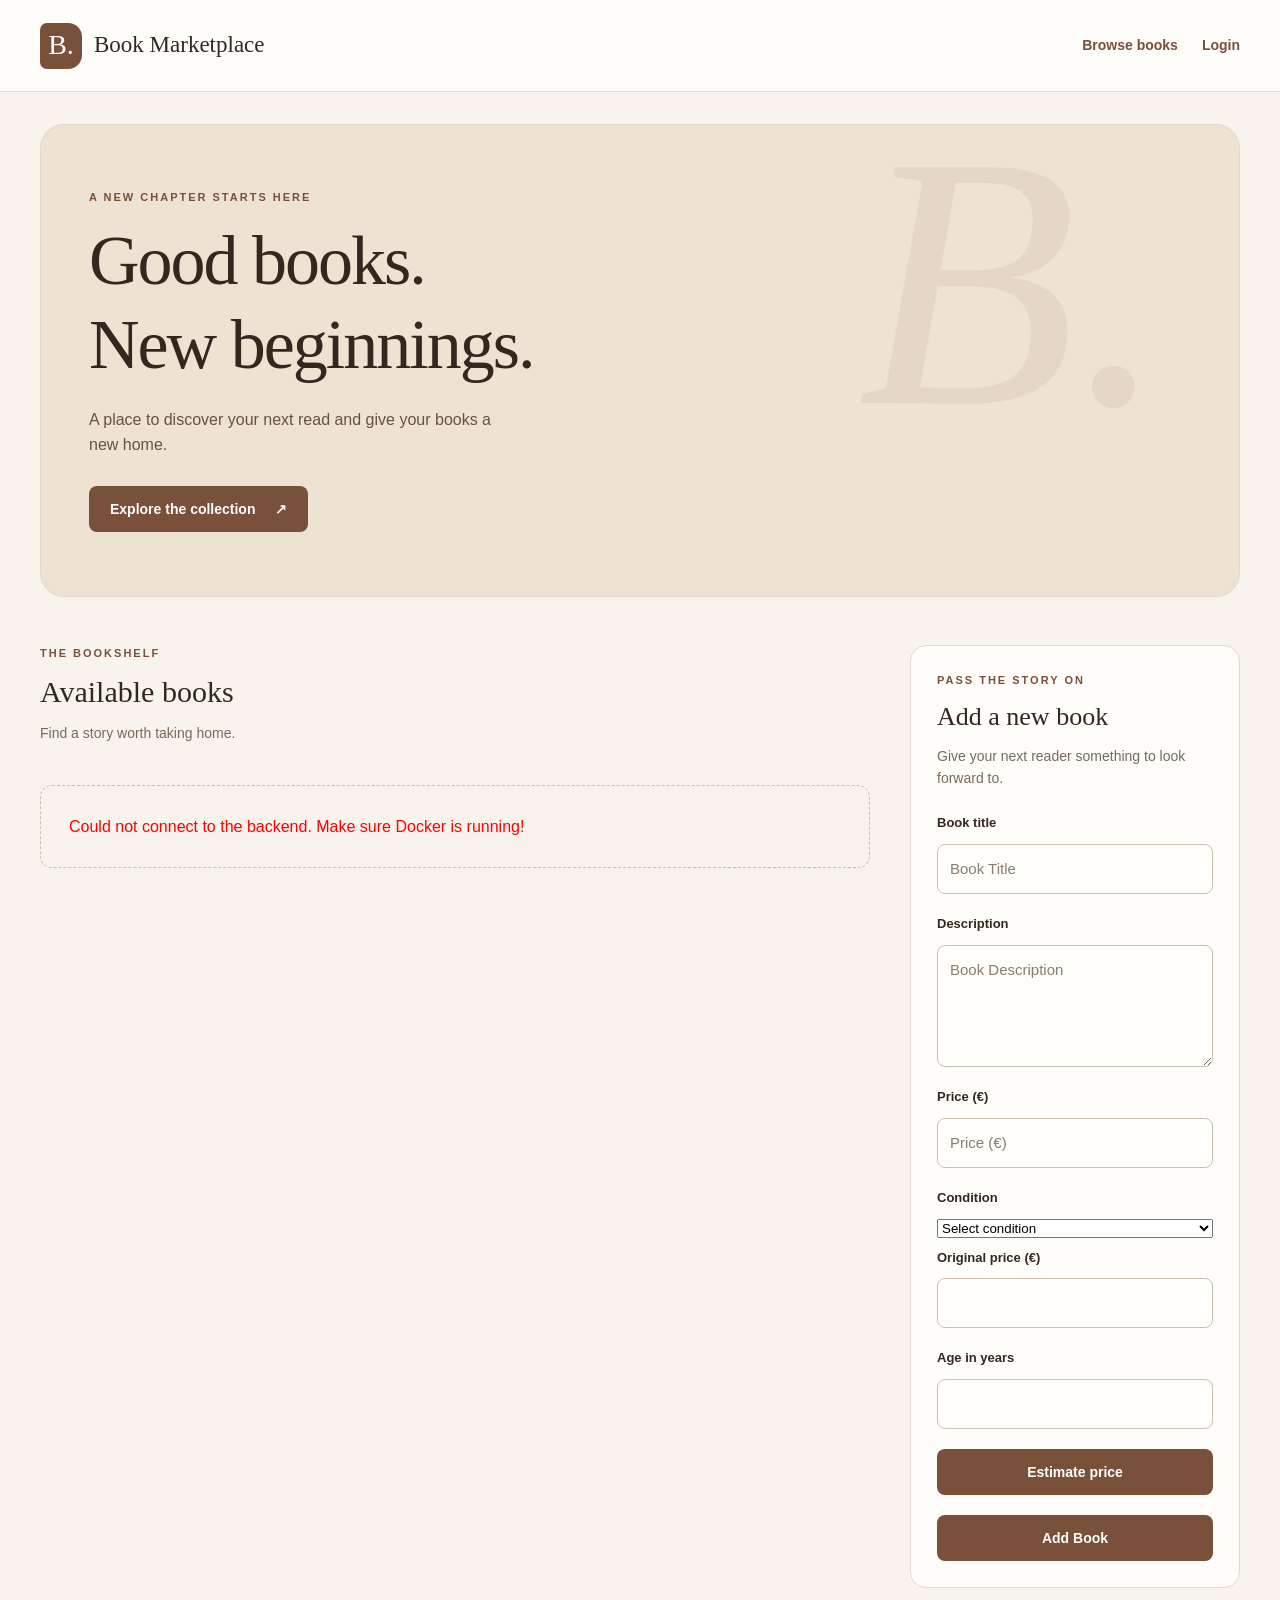
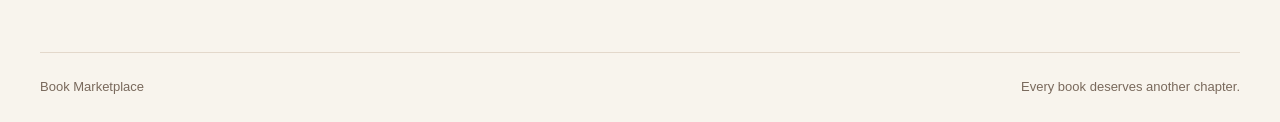
<file: frontend/index.html>
<!DOCTYPE html>
<html lang="en">
<head>
    <meta charset="UTF-8">
    <meta name="viewport" content="width=device-width, initial-scale=1.0">
    <title>Book Marketplace</title>
    <link rel="stylesheet" href="style.css">
</head>
<body>
    <header>
        <h1><span class="brand-mark" aria-hidden="true">B.</span> Book Marketplace</h1>
        <nav>
            <a href="index.html" aria-current="page">Browse books</a>
            <a href="login.html" id="login-link">Login</a>
            <button id="logout-btn" onclick="logout()" style="display:none;">Logout</button>
        </nav>
    </header>

    <main>
        <section class="hero" aria-labelledby="hero-title">
            <p class="eyebrow">A NEW CHAPTER STARTS HERE</p>
            <h2 id="hero-title">Good books.<br>New beginnings.</h2>
            <p>A place to discover your next read and give your books a new home.</p>
            <a class="button-link" href="#books-section">Explore the collection <span aria-hidden="true">↗</span></a>
        </section>
        <div class="market-layout">
        <!-- Section: Add New Book -->
        <section id="add-book-section">
            <p class="eyebrow">PASS THE STORY ON</p><h2>Add a new book</h2><p class="section-description">Give your next reader something to look forward to.</p>
            <form id="add-book-form">
                <label for="book-title">Book title</label><input type="text" id="book-title" placeholder="Book Title" required>
                <label for="book-description">Description</label><textarea rows="4" id="book-description" placeholder="Book Description" required></textarea>
                <label for="book-price">Price (€)</label><input type="number" id="book-price" placeholder="Price (€)" step="0.01" required>
                <label for="book-state">Condition</label>
                <select id="book-state" required>
                    <option value="">Select condition</option>
                    <option value="new">New</option>
                    <option value="like_new">Like new</option>
                    <option value="used">Used</option>
                    <option value="good">Good</option>
                    <option value="acceptable">Acceptable</option>
                    <option value="poor">Poor</option>
                </select>
                <label for="book-original-price">Original price (€)</label>
                <input id="book-original-price" type="number" min="0.01" step="0.01">

                <label for="book-years">Age in years</label>
                <input id="book-years" type="number" min="0" step="1">

                <button type="button" id="estimate-price-btn">Estimate price</button>
                <output id="estimated-price" aria-live="polite"></output>
                
                <button type="submit">Add Book</button>
            </form>
        </section>

        <!-- Section: Available Books -->
        <section id="books-section">
            <p class="eyebrow">THE BOOKSHELF</p><h2>Available books</h2><p class="section-description">Find a story worth taking home.</p>
            <div id="books-container">
                <!-- Books will be loaded here dynamically via JavaScript -->
            </div>
        </section>
        </div>
    </main>
    <footer>Book Marketplace <span>Every book deserves another chapter.</span></footer>

    <script src="app.js?v=estimate-1"></script>
    <script>
        // Helper script to handle Login link / Logout button visibility based on token
        const token = localStorage.getItem("token");
        if (token) {
            document.getElementById("login-link").style.display = "none";
            document.getElementById("logout-btn").style.display = "inline-block";
        }

        // Function to clear session and log out the user
        function logout() {
            localStorage.removeItem("token");
            alert("Logged out successfully!");
            window.location.reload();
        }
    </script>
</body>
</html>
</file>
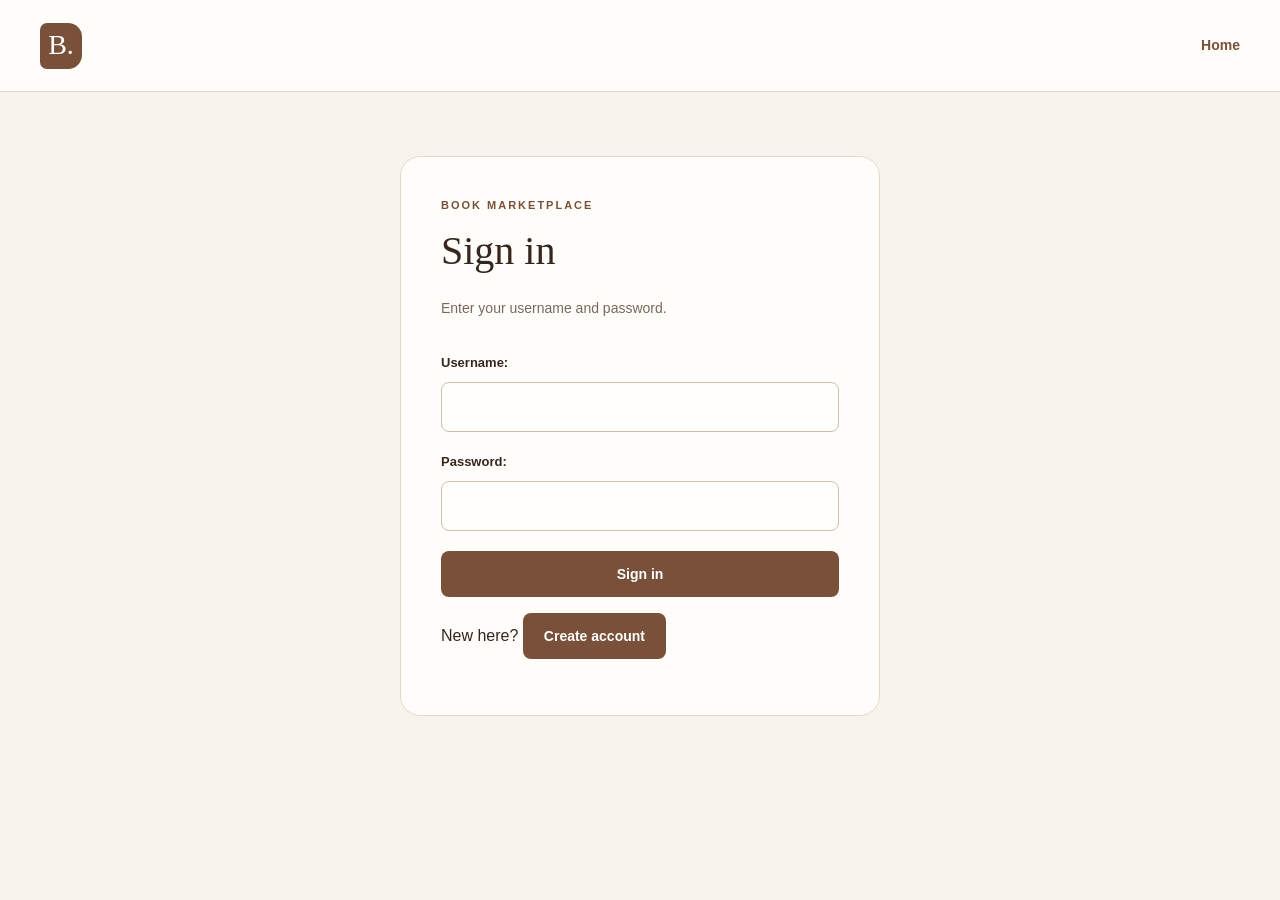
<file: frontend/login.html>
<!DOCTYPE html>
<html lang="en">
<head>
    <meta charset="UTF-8">
    <meta name="viewport" content="width=device-width, initial-scale=1.0">
    <title>Account - Book Marketplace</title>
    <link rel="stylesheet" href="style.css?v=2">
</head>
<body>
    <header>
        <h1><span class="brand-mark" aria-hidden="true">B.</span></h1>
        <nav>
            <a href="index.html">Home</a>
        </nav>
    </header>

    <main class="auth-container">
        <p class="eyebrow">BOOK MARKETPLACE</p>
        <form id="login-form">
            <h2>Sign in</h2>
            <p class="section-description">Enter your username and password.</p>
            <div class="form-group">
                <label for="login-username">Username:</label>
                <input type="text" id="login-username" autocomplete="username" required>
            </div>
            
            <div class="form-group">
                <label for="login-password">Password:</label>
                <input type="password" id="login-password" autocomplete="current-password" required>
            </div>
            
            <button type="submit">Sign in</button>
        </form>
        <p id="show-register-prompt">
            New here?
            <button type="button" id="show-register">Create account</button>
        </p>
       

        <form id="register-form" hidden>
            <h2>Create account</h2>
            <p class="section-description">Fill in your details to join.</p>
            <div class="form-group">
                <label for="register-username"> Username:</label> 
                <input type = "text" id = "register-username" autocomplete="username" required>
            </div>
             <div class = "form-group">
                <label for = "register-email"> Email:</label>
                <input type = "email" id = "register-email" autocomplete="email" required>
            </div>
            
            <div class = "form-group">
                <label for = "register-password"> Password:</label>
                <input type = "password" id = "register-password" autocomplete= "new-password" required>
            </div>
           

            <button type = "submit">Create account</button>
        </form>
        <p id="show-login-prompt" hidden>
            Already have an account?
            <button type="button" id="show-login">Sign in</button>
        </p>


    </main>

    <script src="app.js?v=2"></script>
</body>
</html>
</file>
<file: frontend/style.css>
:root {
    --paper: #f8f4ed;
    --surface: #fffdf9;
    --ink: #35271f;
    --muted: #79695c;
    --accent: #795039;
    --accent-hover: #603d2a;
    --line: #e3d8cb;
}
* { box-sizing: border-box; }
html { scroll-behavior: smooth; }
body { margin: 0; background: var(--paper); color: var(--ink); font-family: 'Segoe UI', Arial, sans-serif; line-height: 1.6; }
a { color: var(--accent); text-underline-offset: 4px; }
header { min-height: 92px; padding: 20px max(24px, calc((100vw - 1200px) / 2)); display: flex; align-items: center; justify-content: space-between; gap: 24px; border-bottom: 1px solid var(--line); background: var(--surface); }
header h1 { display: flex; align-items: center; gap: 12px; margin: 0; font-family: Georgia, serif; font-size: 23px; font-weight: normal; }
.brand-mark { display: grid; place-items: center; width: 42px; height: 46px; background: var(--accent); color: white; border-radius: 7px 14px 14px 7px; font-size: 28px; }
nav { display: flex; align-items: center; gap: 24px; }
nav a { text-decoration: none; font-size: 14px; font-weight: 600; }
nav a:hover { text-decoration: underline; }
main { max-width: 1248px; margin: auto; padding: 0 24px 64px; }
.hero { position: relative; overflow: hidden; padding: 64px 48px; margin: 32px 0 48px; border: 1px solid var(--line); border-radius: 24px; background: #eee2d2; }
.hero::after { content: 'B.'; position: absolute; right: 6%; top: -50px; font: italic 360px Georgia, serif; color: #79503912; pointer-events: none; }
.eyebrow { margin: 0 0 12px; color: var(--accent); font-size: 11px; font-weight: 700; letter-spacing: 2px; }
h2 { margin: 0 0 12px; font: normal 30px/1.2 Georgia, serif; color: var(--ink); }
.hero h2 { position: relative; z-index: 1; font-size: clamp(40px, 5.5vw, 70px); letter-spacing: -2px; }
.hero > p:not(.eyebrow) { max-width: 430px; color: #665243; margin: 20px 0 28px; }
.button-link, button { display: inline-flex; align-items: center; justify-content: center; gap: 20px; background: var(--accent); color: white; border: 1px solid transparent; border-radius: 8px; padding: 12px 20px; min-height: 46px; font: 600 14px 'Segoe UI', sans-serif; text-decoration: none; cursor: pointer; transition: background .18s; }
button:hover, .button-link:hover { background: var(--accent-hover); }
.market-layout { display: grid; grid-template-columns: minmax(0, 1fr) 330px; gap: 40px; align-items: start; }
#books-section { grid-column: 1; grid-row: 1; min-width: 0; }
#add-book-section { grid-column: 2; grid-row: 1; border: 1px solid var(--line); border-radius: 16px; padding: 26px; background: var(--surface); }
#add-book-section h2 { font-size: 26px; }
.section-description { color: var(--muted); font-size: 14px; margin: 0 0 24px; }
form { display: grid; gap: 10px; }
label { font-size: 13px; font-weight: 600; }
input, textarea { width: 100%; min-width: 0; border: 1px solid #cdbfaf; border-radius: 8px; background: #fffefa; color: var(--ink); font: inherit; font-size: 15px; padding: 12px; margin-bottom: 10px; }
textarea { resize: vertical; min-height: 110px; }
input::placeholder, textarea::placeholder { color: #8b7c6e; }
:focus-visible { outline: 3px solid #a57a53; outline-offset: 3px; }
#books-container { display: grid; grid-template-columns: repeat(auto-fit, minmax(min(230px, 100%), 1fr)); gap: 20px; }
.book-card { position: relative; overflow: hidden; background: var(--surface); border: 1px solid var(--line); padding: 26px; border-radius: 14px; }
.book-card::before { content: ''; display: block; height: 7px; width: 44px; background: #bb926a; border-radius: 3px; margin-bottom: 24px; }
.book-card h3 { font: normal 24px/1.3 Georgia, serif; margin: 0 0 12px; overflow-wrap: anywhere; }
.book-card p { color: var(--muted); font-size: 14px; overflow-wrap: anywhere; }
.price { border-top: 1px solid var(--line); padding-top: 18px; margin-top: 24px; font-size: 22px; font-weight: 650; color: var(--accent); }
#books-container > p { padding: 28px; border: 1px dashed #cdbfaf; border-radius: 12px; color: var(--muted); }
.auth-container { max-width: 480px; background: var(--surface); padding: 40px; margin: 64px auto; border: 1px solid var(--line); border-radius: 20px; }
.auth-container h2 { font-size: 40px; }
.form-group { display: grid; gap: 8px; }
.auth-container > p:last-child { color: var(--muted); font-size: 13px; margin-top: 24px; }
footer { max-width: 1200px; margin: auto; padding: 24px 0; border-top: 1px solid var(--line); display: flex; justify-content: space-between; gap: 20px; color: var(--muted); font-size: 13px; }
@media (max-width: 800px) {
    .market-layout { grid-template-columns: 1fr; gap: 32px; }
    #books-section, #add-book-section { grid-column: 1; grid-row: auto; }
    #books-section { grid-row: 1; }
    #add-book-section { grid-row: 2; }
    .hero { padding: 36px 26px; margin: 24px 0 32px; }
    footer { margin: 0 24px; }
}
@media (max-width: 480px) {
    header { padding: 16px; flex-wrap: wrap; gap: 12px; }
    header h1 { font-size: 21px; }
    nav { width: 100%; justify-content: flex-end; gap: 20px; }
    main { padding: 0 16px 40px; }
    .hero h2 { letter-spacing: -1px; }
    .hero::after { right: -50px; }
    .auth-container { margin: 24px 16px; padding: 28px 22px; }
    footer { flex-direction: column; gap: 4px; }
}
@media (prefers-reduced-motion: reduce) { html { scroll-behavior: auto; } button, .button-link { transition: none; } }

[hidden] {
    display: none !important;
}
</file>
